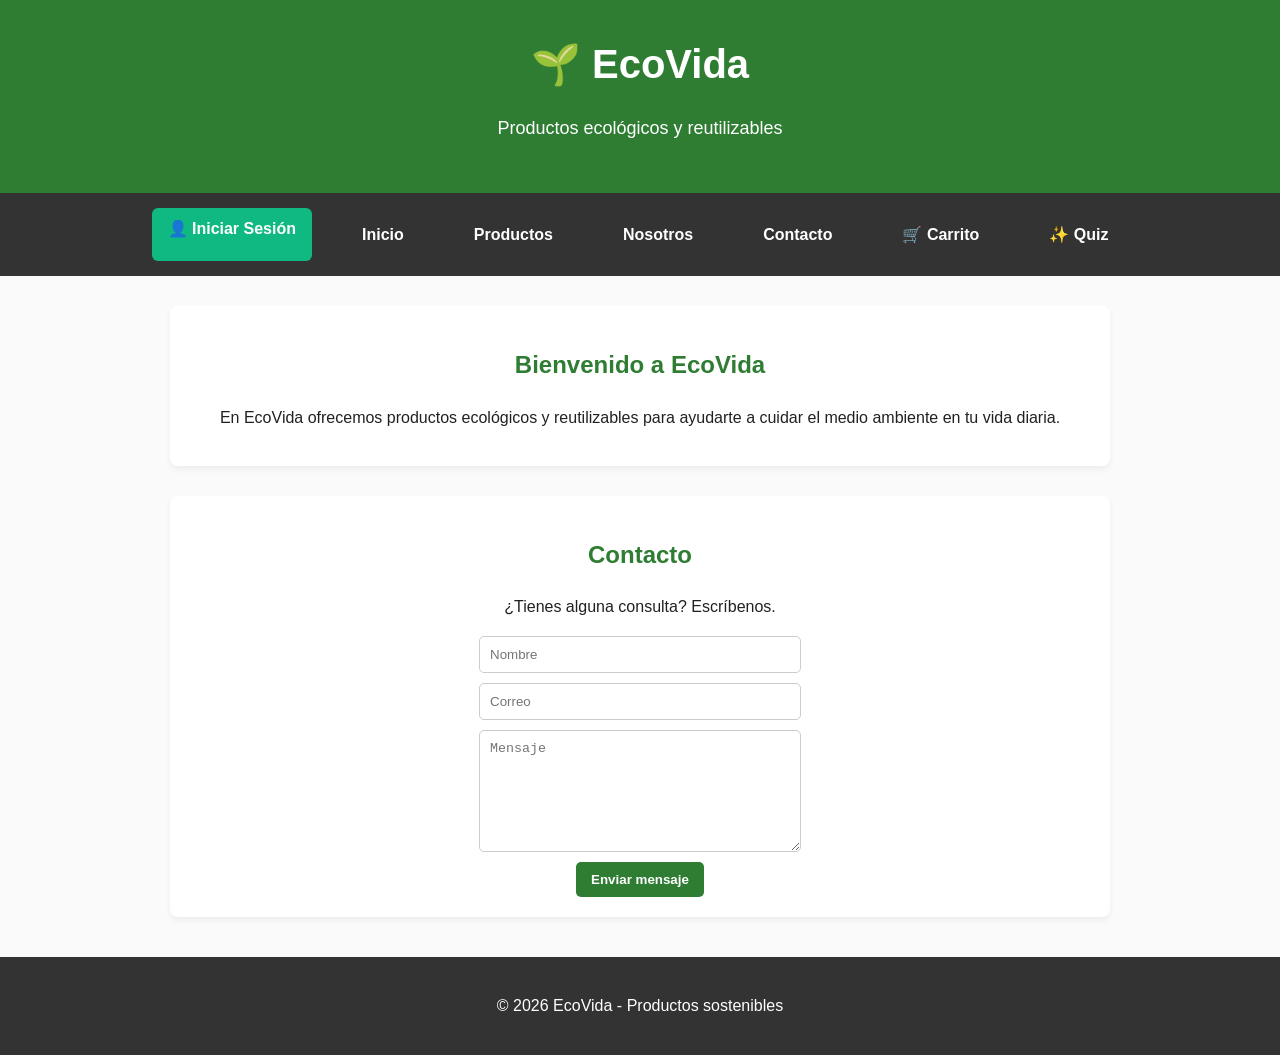
<file: index.html>
<!DOCTYPE html>
<html lang="es">

<head>
    <meta charset="UTF-8">
    <meta name="viewport" content="width=device-width, initial-scale=1.0">
    <title>ECO VIDA</title>

    <link rel="stylesheet" href="CSS/estilos.css">
</head>

<body>

    <!--Encabezado -->
    <header>
        <h1>🌱 EcoVida</h1>
        <p>Productos ecológicos y reutilizables</p>
    </header>

    <!-- Menú -->
    <nav>
        <!-- Botón Profesional de Acceso al Sistema -->
        <a href="login.html" id="btn-login-nav" class="btn-login-nav" style="
        background-color: #10b981; 
        color: white; 
        padding: 8px 16px; 
        text-decoration: none; 
        border-radius: 6px; 
        font-weight: 600; 
        font-family: sans-serif;
        transition: background 0.2s;
        display: block;
    " onmouseover="this.style.backgroundColor='#059669'" onmouseout="this.style.backgroundColor='#10b981'">
            👤 Iniciar Sesión
        </a>

        <a href="#">Inicio</a>
        <a href="PAGES/productos.html">Productos</a>
        <a href="#nosotros">Nosotros</a>
        <a href="#contacto">Contacto</a>
        <a href="PAGES/carrito.html">🛒 Carrito</a>
        <a href="#quiz">✨ Quiz</a>

        <!-- Componente de Cierre de Sesión Corporativo -->
        <button onclick="cerrarSesionCorporativa()" id="btn-logout-nav" style="
        background-color: #ef4444; 
        color: white; 
        border: none; 
        padding: 8px 16px; 
        border-radius: 6px; 
        cursor: pointer; 
        font-weight: 600;
        font-family: sans-serif;
        transition: background 0.2s;
        display: none; /* Se oculta por defecto hasta que el JS verifique la sesión */
    " onmouseover="this.style.backgroundColor='#dc2626'" onmouseout="this.style.backgroundColor='#ef4444'">
            🚪 Cerrar Sesión
        </button>
    </nav>


    <!-- Presentación -->
    <section>
        <h2>Bienvenido a EcoVida</h2>

        <p>
            En EcoVida ofrecemos productos ecológicos y reutilizables
            para ayudarte a cuidar el medio ambiente en tu vida diaria.
        </p>

    </section>

    <!-- Contacto -->
    <section id="contacto">
        <h2>Contacto</h2>
        <p>¿Tienes alguna consulta? Escríbenos.</p>
        <input type="text" placeholder="Nombre">
        <input type="email" placeholder="Correo">
        <textarea placeholder="Mensaje"></textarea>
        <button>Enviar mensaje</button>
    </section>

    <!-- Pie de página -->
    <footer>
        <p>© 2026 EcoVida - Productos sostenibles</p>
    </footer>

    <!-- JavaScript-->
    <script src="JS/ecovida.js"></script>
</body>

</html>
</file>
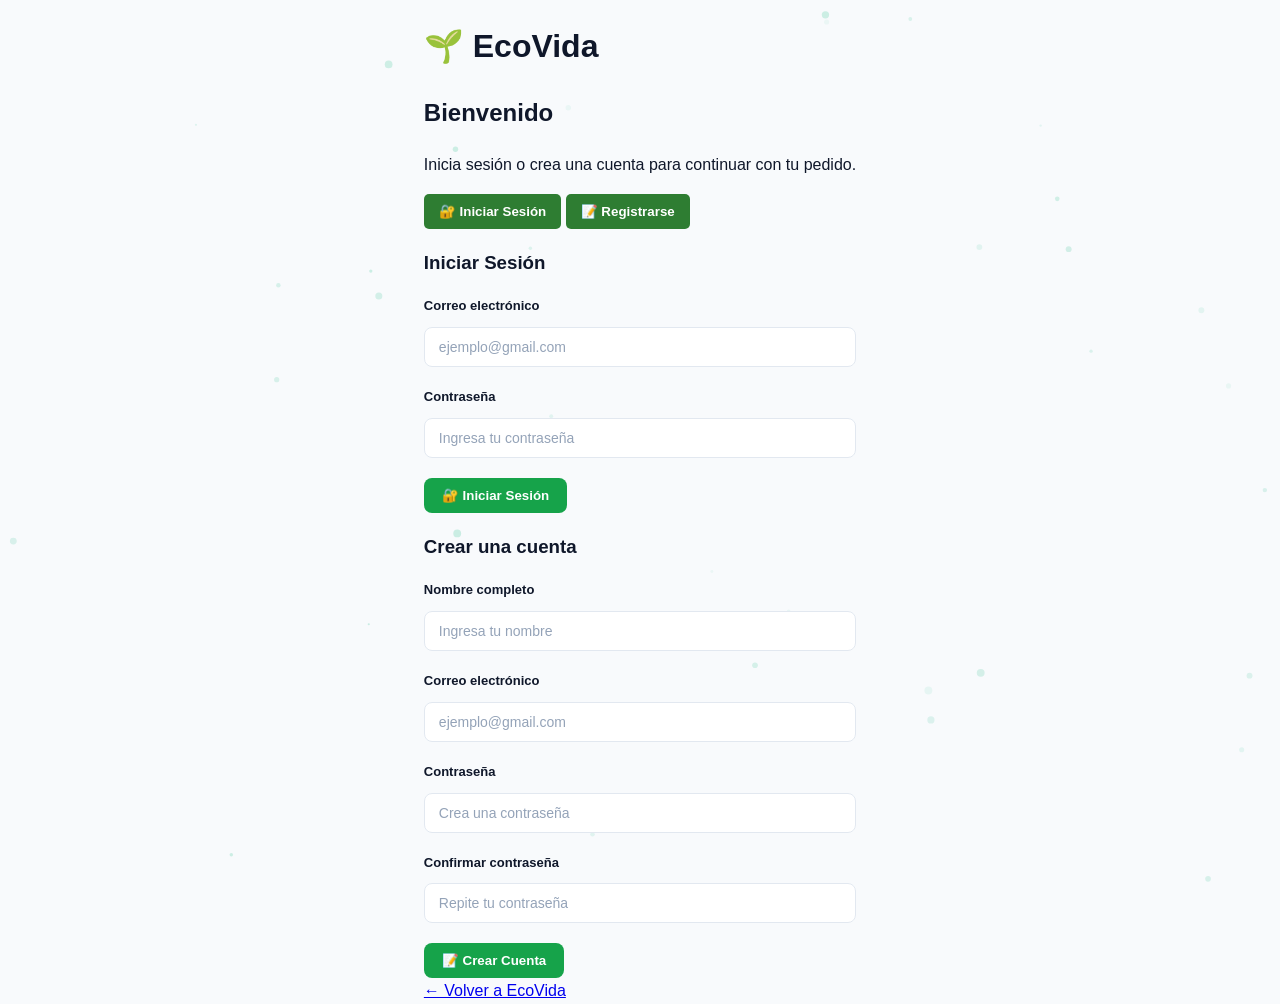
<file: PAGES/login.html>
<!DOCTYPE html>
<html lang="es">

<head>
    <meta charset="UTF-8">
    <meta name="viewport" content="width=device-width, initial-scale=1.0">

    <title>EcoVida - Acceso</title>

    <link rel="stylesheet" href="/CSS/estilos.css">
    <link rel="stylesheet" href="/CSS/login.css">
</head>

<body>

    <div class="login-container">

        <div class="login-box">

            <!-- LOGO Y TÍTULO -->
            <h1>🌱 EcoVida</h1>

            <h2>Bienvenido</h2>

            <p>
                Inicia sesión o crea una cuenta para continuar con tu pedido.
            </p>


            <!-- PESTAÑAS -->
            <div class="login-tabs">

                <button type="button" id="btnTabLogin" class="tab-button active" onclick="cambiarPestaña('login')">
                    🔐 Iniciar Sesión
                </button>

                <button type="button" id="btnTabRegistro" class="tab-button" onclick="cambiarPestaña('registro')">
                    📝 Registrarse
                </button>

            </div>


            <!-- ========================= -->
            <!-- FORMULARIO DE LOGIN -->
            <!-- ========================= -->

            <div id="formularioLogin" class="formulario-auth active">

                <h3>Iniciar Sesión</h3>

                <form onsubmit="manejarFormularioLogin(event)">

                    <div class="form-group">

                        <label for="loginEmail">
                            Correo electrónico
                        </label>

                        <input type="email" id="loginEmail" placeholder="ejemplo@gmail.com" required>

                    </div>


                    <div class="form-group">

                        <label for="loginPassword">
                            Contraseña
                        </label>

                        <input type="password" id="loginPassword" placeholder="Ingresa tu contraseña" required>

                    </div>


                    <button type="submit" class="btn-login">
                        🔐 Iniciar Sesión
                    </button>

                </form>

            </div>


            <!-- ========================= -->
            <!-- FORMULARIO DE REGISTRO -->
            <!-- ========================= -->

            <div id="formularioRegistro" class="formulario-auth">

                <h3>Crear una cuenta</h3>

                <form onsubmit="registrarUsuario(event)">

                    <div class="form-group">

                        <label for="registroNombre">
                            Nombre completo
                        </label>

                        <input type="text" id="registroNombre" placeholder="Ingresa tu nombre" required>

                    </div>


                    <div class="form-group">

                        <label for="registroEmail">
                            Correo electrónico
                        </label>

                        <input type="email" id="registroEmail" placeholder="ejemplo@gmail.com" required>

                    </div>


                    <div class="form-group">

                        <label for="registroPassword">
                            Contraseña
                        </label>

                        <input type="password" id="registroPassword" placeholder="Crea una contraseña" minlength="6"
                            required>

                    </div>


                    <div class="form-group">

                        <label for="registroPasswordConfirm">
                            Confirmar contraseña
                        </label>

                        <input type="password" id="registroPasswordConfirm" placeholder="Repite tu contraseña"
                            minlength="6" required>

                    </div>


                    <button type="submit" class="btn-login">
                        📝 Crear Cuenta
                    </button>
                </form>
            </div>


            <!-- VOLVER A ECOVIDA -->

            <div class="volver">

                <a href="/index.html">
                    ← Volver a EcoVida
                </a>

            </div>

        </div>

    </div>


    <!-- JAVASCRIPT -->

    <script src="/JS/ecovida.js"></script>
    <script src="/JS/login.js"></script>
    <script src="/JS/login-diseño.js"></script>

</body>

</html>
</file>
<file: CSS/estilos.css>
/* Estilos generales */
body {
    margin: 0;
    font-family: Arial, sans-serif;
    background-color: #f4f8f3;
    color: #333;
}


/* Encabezado */
header {
    background-color: #2e7d32;
    color: white;
    text-align: center;
    padding: 30px;
}

header h1 {
    margin: 0;
    font-size: 40px;
}

header p {
    font-size: 18px;
}


/* Menú */
nav {
    background-color: #1b5e20;
    text-align: center;
    padding: 15px;
}

nav a {
    color: white;
    text-decoration: none;
    margin: 0 15px;
    font-weight: bold;
}

nav a:hover {
    text-decoration: underline;
}


/* Secciones */
section {
    padding: 40px;
    text-align: center;
}

section h2 {
    color: #2e7d32;
}


/* Productos */
#productos {
    background-color: white;
}

#productos div {
    display: inline-block;
    width: 220px;
    margin: 15px;
    padding: 20px;
    background-color: #f1f8e9;
    border-radius: 10px;
    box-shadow: 0 2px 8px rgba(0, 0, 0, 0.1);
    vertical-align: top;
}

#productos h3 {
    color: #388e3c;
}


/* Botones */
button {
    background-color: #43a047;
    color: white;
    border: none;
    padding: 10px 18px;
    border-radius: 5px;
    cursor: pointer;
}

button:hover {
    background-color: #2e7d32;
}


/* Contacto */
input,
textarea {
    display: block;
    width: 300px;
    margin: 10px auto;
    padding: 10px;
    border: 1px solid #ccc;
    border-radius: 5px;
}

textarea {
    height: 100px;
}


/* Pie de página */
footer {
    background-color: #1b5e20;
    color: white;
    text-align: center;
    padding: 20px;
}

/* ==========================================================================
    NUEVOS ESTILOS PARA ECOVIDA (DISEÑO MODERNO Y SEGURO)
   ========================================================================== */

:root {
    --color-ecologico: #2e7d32;
    /* Verde Eco */
    --color-ecologico-hover: #1b5e20;
    --color-peligro: #d32f2f;
    /* Rojo para eliminar */
    --color-peligro-hover: #c62828;
    --color-fondo-gris: #f5f5f5;
    --color-blanco: #ffffff;
    --borde-suave: #e0e0e0;
    --texto-oscuro: #212121;
}

/* --- ESTILOS GENERALES Y MENÚ --- */
body {
    font-family: 'Segoe UI', Tahoma, Geneva, Verdana, sans-serif;
    background-color: #fafafa;
    color: var(--texto-oscuro);
    line-height: 1.6;
}

header {
    background-color: var(--color-ecologico);
    color: white;
    text-align: center;
    padding: 2em 1em;
}

nav {
    background-color: #333;
    display: flex;
    justify-content: center;
    flex-wrap: wrap;
}

nav a {
    color: white;
    padding: 14px 20px;
    text-decoration: none;
    text-align: center;
    transition: background 0.3s;
}

nav a:hover {
    background-color: var(--color-ecologico);
}

section {
    max-width: 900px;
    margin: 30px auto;
    padding: 20px;
    background: var(--color-blanco);
    border-radius: 8px;
    box-shadow: 0 4px 6px rgba(0, 0, 0, 0.05);
}

/*BOTON DE LOGIN */
.btn-login {
    background-color: #16a34a;
    color: white;
    padding: 10px 18px;
    border-radius: 8px;
    text-decoration: none;
    font-weight: bold;
}

.btn-login:hover {
    background-color: #15803d;
}

/* --- CUADRÍCULA DE PRODUCTOS (INDEX) --- */
#productos {
    display: grid;
    grid-template-columns: repeat(auto-fit, minmax(200px, 1fr));
    gap: 20px;
}

#productos h2 {
    grid-column: 1 / -1;
    /* Hace que el título ocupe todo el ancho */
    border-bottom: 2px solid var(--color-ecologico);
    padding-bottom: 8px;
}

/* Estilo para las cajas de productos del Index */
#productos div {
    background: var(--color-blanco);
    border: 1px solid var(--borde-suave);
    padding: 20px;
    border-radius: 8px;
    text-align: center;
    display: flex;
    flex-direction: column;
    justify-content: space-between;
    box-shadow: 0 2px 4px rgba(0, 0, 0, 0.02);
    transition: transform 0.2s;
}

#productos div:hover {
    transform: translateY(-3px);
    box-shadow: 0 4px 8px rgba(0, 0, 0, 0.08);
}

/* --- BOTONES DEL INDEX Y APLICACIÓN --- */
button {
    background-color: var(--color-ecologico);
    color: white;
    border: none;
    padding: 10px 15px;
    border-radius: 5px;
    cursor: pointer;
    font-weight: bold;
    transition: background 0.2s;
}

#productos button,
section button {
    background-color: var(--color-ecologico);
}

#productos button:hover,
section button:hover {
    background-color: var(--color-ecologico-hover);
}

/* --- SECCIÓN DE PEDIDOS DESDE FIREBASE --- */
#listaPedidos {
    display: grid;
    grid-template-columns: repeat(auto-fit, minmax(280px, 1fr));
    gap: 20px;
    margin-top: 20px;
}

/* Esta clase es la que tu JavaScript inyecta dinámicamente en la línea 170 */
.pedido {
    background: var(--color-blanco);
    border: 1px solid var(--borde-suave);
    border-left: 5px solid var(--color-ecologico);
    /* Detalle verde al lado */
    border-radius: 6px;
    padding: 20px;
    box-shadow: 0 2px 5px rgba(0, 0, 0, 0.05);
    display: flex;
    flex-direction: column;
    justify-content: space-between;
}

.pedido h3 {
    margin-top: 0;
    font-size: 1rem;
    color: #555;
    word-break: break-all;
    /* Evita que los IDs largos de Firebase rompan la tarjeta */
}

.pedido ul {
    padding-left: 20px;
    margin: 10px 0;
    background: var(--color-fondo-gris);
    padding: 10px 10px 10px 25px;
    border-radius: 5px;
}

.pedido li {
    font-size: 0.9rem;
    margin-bottom: 5px;
}

.pedido p strong {
    color: #333;
}

/* Botón "Eliminar Pedido" específico inyectado por JS */
.pedido button {
    background-color: transparent;
    color: var(--color-peligro);
    border: 1px solid var(--color-peligro);
    width: 100%;
    margin-top: 15px;
    padding: 8px;
    border-radius: 4px;
    font-weight: 600;
}

.pedido button:hover {
    background-color: var(--color-peligro);
    color: white;
}

/* Ocultar las líneas <hr> antiguas del JS para usar el diseño limpio de tarjetas separadas */
#listaPedidos hr {
    display: none;
}

/* --- PIE DE PÁGINA --- */
footer {
    text-align: center;
    padding: 20px;
    background-color: #333;
    color: white;
    margin-top: 40px;
}

/* ==========================================================================
    ESTILOS ESPECÍFICOS PARA EL CARRITO DE COMPRAS
   ========================================================================== */

main {
    max-width: 800px;
    margin: 30px auto;
    padding: 24px;
    background: var(--color-blanco);
    border-radius: 8px;
    box-shadow: 0 4px 6px rgba(0, 0, 0, 0.05);
}

main h2 {
    border-bottom: 2px solid var(--color-ecologico);
    padding-bottom: 8px;
    margin-top: 0;
}

/* Contenedor dinámico donde JS renderiza los productos */
#listaCarrito {
    display: flex;
    flex-direction: column;
    gap: 12px;
    margin-bottom: 25px;
    margin-top: 20px;
}

/* Esta clase exacta es la que inyecta tu JS en la línea 54 */
.producto-carrito {
    display: flex;
    justify-content: space-between;
    align-items: center;
    padding: 16px;
    background: var(--color-fondo-gris);
    border: 1px solid var(--borde-suave);
    border-radius: 6px;
    transition: background 0.2s;
}

.producto-carrito:hover {
    background: #eaeaea;
}

.producto-carrito h3 {
    margin: 0;
    font-size: 1.1rem;
    color: var(--texto-oscuro);
}

.producto-carrito p {
    margin: 0;
    font-weight: 600;
    color: var(--color-ecologico);
}

/* Botón "Eliminar" individual dentro de cada producto del carrito */
.producto-carrito button {
    background-color: transparent;
    color: var(--color-peligro);
    border: 1px solid var(--color-peligro);
    padding: 6px 12px;
    border-radius: 4px;
    font-weight: 500;
}

.producto-carrito button:hover {
    background-color: var(--color-peligro);
    color: white;
}

/* Sección del Total */
main h3 {
    font-size: 1.4rem;
    text-align: right;
    margin-bottom: 20px;
    padding-top: 15px;
    border-top: 2px solid var(--borde-suave);
}

#total {
    font-weight: bold;
    color: var(--texto-oscuro);
}

/* Estilos para los botones principales inferiores del carrito */
main>button {
    padding: 12px 24px;
    font-size: 1rem;
    margin-right: 10px;
    margin-bottom: 10px;
}

/* Botón Vaciar Carrito (Llama a vaciarCarrito()) */
main button[onclick="vaciarCarrito()"] {
    background-color: #757575;
}

main button[onclick="vaciarCarrito()"]:hover {
    background-color: #616161;
}

/* Botón Confirmar Pedido (Llama a guardarPedido()) */
main button[onclick="guardarPedido()"] {
    background-color: var(--color-ecologico);
    float: right;
    /* Lo alinea elegantemente a la derecha */
}

main button[onclick="guardarPedido()"]:hover {
    background-color: var(--color-ecologico-hover);
}

/* Limpieza de floats para evitar errores de diseño */
main::after {
    content: "";
    display: table;
    clear: both;
}

/* ==========================================================================
    ESTILOS PARA LA PÁGINA NOSOTROS Y CARRUSEL ANIMADO
   ========================================================================== */

.contenedor-nosotros {
    max-width: 900px;
    margin: 30px auto;
    padding: 0 20px;
}

.bloque-nosotros {
    margin-bottom: 40px;
    text-align: center;
}

/* --- CONTENEDOR DEL CARRUSEL --- */
.carrusel-contenedor {
    margin: 40px 0;
    text-align: center;
}

/* --- VENTANA DEL CARRUSEL --- */
.carrusel-pantalla {
    width: 100%;
    max-width: 700px;
    height: 350px;
    margin: 0 auto;
    overflow: hidden;
    border-radius: 12px;
    box-shadow: 0 6px 12px rgba(0, 0, 0, 0.1);
    position: relative;
}

/* --- CINTA CON LAS 7 IMÁGENES --- */
.carrusel-cinta {
    display: flex;
    width: 700%;
    height: 100%;
    animation: cambioDiapositiva 21s infinite;
}

/* --- CADA IMAGEN OCUPA 1/7 DE LA CINTA --- */
.carrusel-item {
    flex: 0 0 calc(100% / 7);
    width: calc(100% / 7);
    height: 100%;
    position: relative;
}

/* --- IMÁGENES --- */
.carrusel-item img {
    width: 100%;
    height: 100%;
    object-fit: cover;
    display: block;
}

/* --- TEXTO SOBRE LA IMAGEN --- */
.carrusel-texto {
    position: absolute;
    bottom: 0;
    left: 0;
    width: 100%;
    background: rgba(46, 125, 50, 0.85);
    color: white;
    padding: 12px;
    font-size: 1.2rem;
    font-weight: bold;
    box-sizing: border-box;
}


/* =========================================
    ANIMACIÓN DE LAS 7 IMÁGENES
   ========================================= */

@keyframes cambioDiapositiva {

    /* Imagen 1 */
    0%,
    10% {
        transform: translateX(0);
    }

    /* Imagen 2 */
    14%,
    24% {
        transform: translateX(-14.2857%);
    }

    /* Imagen 3 */
    28%,
    38% {
        transform: translateX(-28.5714%);
    }

    /* Imagen 4 */
    42%,
    52% {
        transform: translateX(-42.8571%);
    }

    /* Imagen 5 */
    56%,
    66% {
        transform: translateX(-57.1428%);
    }

    /* Imagen 6 */
    70%,
    80% {
        transform: translateX(-71.4285%);
    }

    /* Imagen 7 */
    84%,
    94% {
        transform: translateX(-85.7142%);
    }

    /* Regresa a la primera */
    100% {
        transform: translateX(0);
    }
}

/* --- CUADROS DE MISIÓN Y VISIÓN --- */
.cuadros-compromiso {
    display: grid;
    grid-template-columns: repeat(auto-fit, minmax(280px, 1fr));
    gap: 20px;
    margin-top: 40px;
}

.cuadro {
    background: var(--color-blanco);
    border: 1px solid var(--borde-suave);
    border-top: 4px solid var(--color-ecologico);
    padding: 24px;
    border-radius: 8px;
    box-shadow: 0 4px 6px rgba(0, 0, 0, 0.02);
    text-align: center;
}

.cuadro h3 {
    margin-top: 0;
    color: var(--color-ecologico);
}
</file>
<file: CSS/login.css>
/* ==========================================================================
    VARIABLES DE SISTEMA (DISEÑO CORPORATIVO REUTILIZABLE)
   ========================================================================== */
:root {
    --primary-color: #10b981;
    /* Verde Esmeralda Ecológico */
    --primary-hover: #2e848a;
    /* Verde Oscuro Interactividad */
    --background-app: #f8fafc;
    /* Gris Ultra Claro Tecnológico */
    --surface-color: #ffffff;
    /* Blanco Puro Tarjetas */
    --text-main: #0f172a;
    /* Gris Pizarra Profundo Alta Legibilidad */
    --text-muted: #010205;
    /* Gris Sutil Descripciones */
    --border-base: #e2e8f0;
    /* Gris Línea Contorno Fino */
    --border-focus: #10b981;
    /* Foco de Entrada */
    --shadow-premium: 0 10px 25px -5px rgba(0, 0, 0, 0.05), 0 8px 10px -6px rgba(0, 0, 0, 0.05);
    --radius-main: 12px;
    --radius-input: 8px;
    --transition-smooth: all 0.25s cubic-bezier(0.4, 0, 0.2, 1);
}

/* ==========================================================================
    ESTRUCTURA BASE Y CONTENEDOR
   ========================================================================== */
body {
    font-family: 'Inter', -apple-system, BlinkMacSystemFont, "Segoe UI", Roboto, Helvetica, Arial, sans-serif;
    background-color: var(--background-app);
    color: var(--text-main);
    margin: 0;
    padding: 0;
    display: flex;
    justify-content: center;
    align-items: center;
    min-height: 100vh;
}

.auth-container {
    background-color: var(--surface-color);
    width: 100%;
    max-width: 440px;
    padding: 40px;
    border-radius: var(--radius-main);
    box-shadow: var(--shadow-premium);
    border: 1px solid var(--border-base);
    box-sizing: border-box;
}

/* ==========================================================================
    ENCABEZADO Y LOGO CORPORATIVO
   ========================================================================== */
.auth-header {
    text-align: center;
    margin-bottom: 32px;
}

.auth-header h2 {
    color: var(--primary-color);
    margin: 0 0 6px 0;
    font-size: 28px;
    font-weight: 800;
    letter-spacing: -0.5px;
    display: flex;
    justify-content: center;
    align-items: center;
    gap: 8px;
}

.auth-header p {
    color: var(--text-muted);
    margin: 0;
    font-size: 14px;
    font-weight: 400;
}

/* ==========================================================================
    PESTAÑAS DE INTERFAZ (TABS)
   ========================================================================== */
.auth-tabs {
    display: flex;
    background-color: #f1f5f9;
    padding: 4px;
    border-radius: var(--radius-input);
    margin-bottom: 28px;
    border: 1px solid var(--border-base);
}

.tab-btn {
    flex: 1;
    padding: 10px 16px;
    background: none;
    border: none;
    font-size: 14px;
    font-weight: 600;
    color: var(--text-muted);
    cursor: pointer;
    border-radius: calc(var(--radius-input) - 2px);
    transition: var(--transition-smooth);
}

.tab-btn.active {
    background-color: var(--surface-color);
    color: var(--primary-color);
    box-shadow: 0 1px 3px 0 rgba(0, 0, 0, 0.1);
}

/* ==========================================================================
    COMPONENTES DE FORMULARIO
   ========================================================================== */
.auth-form {
    display: none;
    opacity: 0;
    transform: translateY(10px);
    transition: var(--transition-smooth);
}

.auth-form.active {
    display: block;
    opacity: 1;
    transform: translateY(0);
}

.form-group {
    margin-bottom: 20px;
}

.form-group label {
    display: block;
    margin-bottom: 6px;
    font-size: 13px;
    font-weight: 600;
    color: var(--text-main);
}

.form-group input {
    width: 100%;
    padding: 11px 14px;
    border: 1px solid var(--border-base);
    border-radius: var(--radius-input);
    box-sizing: border-box;
    font-size: 14px;
    color: var(--text-main);
    background-color: var(--surface-color);
    transition: var(--transition-smooth);
}

.form-group input:focus {
    border-color: var(--border-focus);
    box-shadow: 0 0 0 4px rgba(16, 185, 129, 0.15);
    outline: none;
}

.form-group input::placeholder {
    color: #94a3b8;
}

/* ==========================================================================
    BOTONES DE ACCIÓN PRINCIPAL
   ========================================================================== */
.auth-btn {
    width: 100%;
    padding: 12px;
    background-color: var(--primary-color);
    color: var(--surface-color);
    border: none;
    border-radius: var(--radius-input);
    font-size: 14px;
    font-weight: 600;
    cursor: pointer;
    transition: var(--transition-smooth);
    box-shadow: 0 1px 2px 0 rgba(0, 0, 0, 0.05);
}

.auth-btn:hover {
    background-color: var(--primary-hover);
}

.auth-btn:focus-visible {
    outline: 2px solid var(--primary-hover);
    outline-offset: 2px;
}

/* Soporte de animaciones controladas por JavaScript */
.auth-form {
    display: none;
    opacity: 0;
    transform: translateY(0);
    transition: all 0.25s cubic-bezier(0.4, 0, 0.2, 1);
}

.auth-form.active {
    display: block;
    opacity: 1;
    transform: translateX(0) !important;
}
</file>
